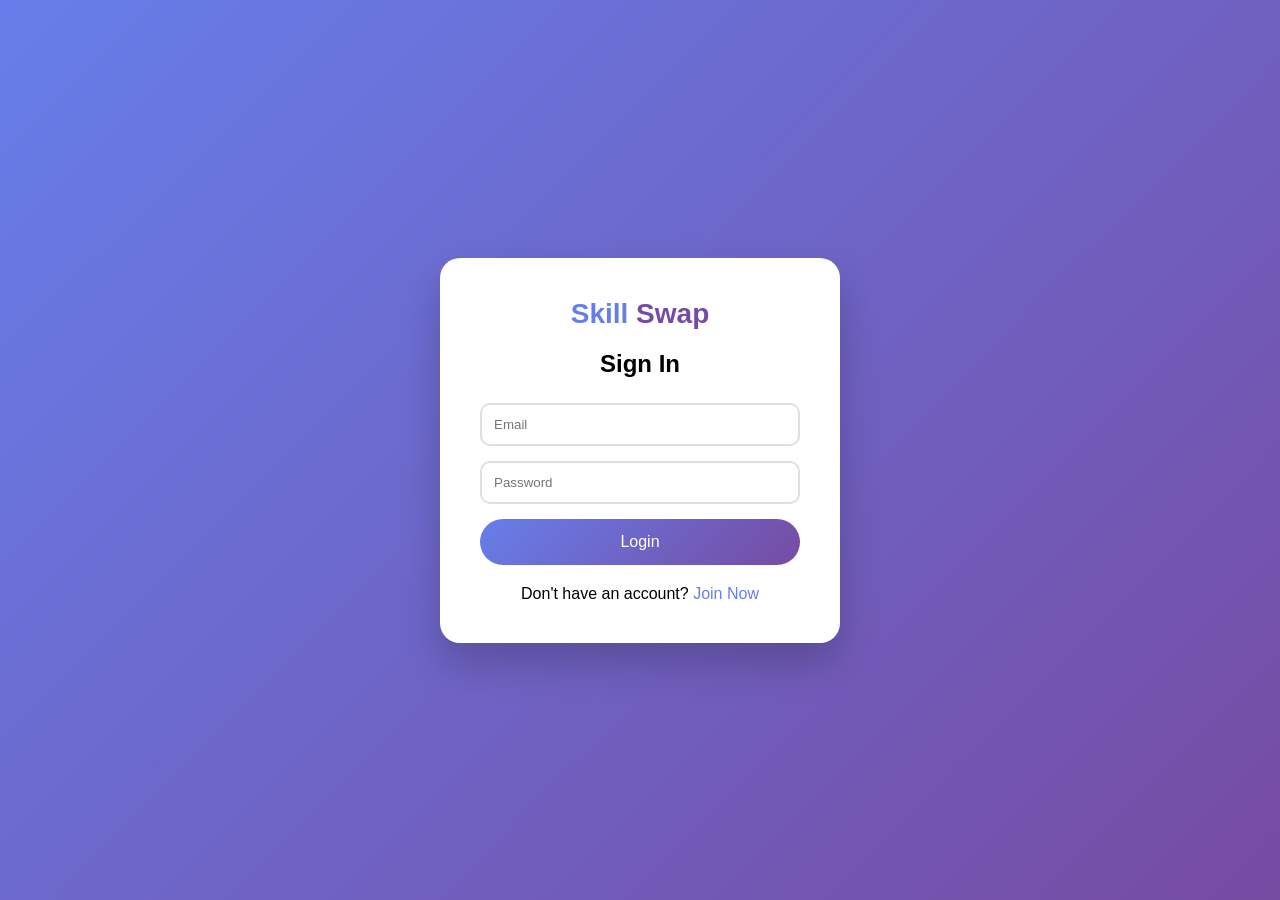
<file: chat.html>
<!DOCTYPE html>
<html lang="en">
<head>
    <meta charset="UTF-8">
    <meta name="viewport" content="width=device-width, initial-scale=1.0">
    <title>Messages - Skill Swap</title>
    <style>
        * { margin: 0; padding: 0; box-sizing: border-box; }
        body { font-family: 'Segoe UI', Tahoma, Geneva, Verdana, sans-serif; background: #f0f2f5; }
        .header {
            background: white;
            padding: 15px 40px;
            display: flex;
            justify-content: space-between;
            align-items: center;
            box-shadow: 0 2px 10px rgba(0,0,0,0.1);
            flex-wrap: wrap;
        }
        .logo { font-size: 24px; font-weight: bold; }
        .logo span:first-child { color: #667eea; }
        .logo span:last-child { color: #764ba2; }
        .nav a { margin-left: 25px; text-decoration: none; color: #555; }
        .logout-btn { background: #dc3545; color: white !important; padding: 8px 20px; border-radius: 25px; }
        .container { max-width: 1000px; margin: 0 auto; padding: 20px; }
        
        .messages-list {
            background: white;
            border-radius: 15px;
            overflow: hidden;
            box-shadow: 0 2px 10px rgba(0,0,0,0.05);
        }
        .message-item {
            padding: 20px;
            border-bottom: 1px solid #e0e0e0;
            cursor: pointer;
            transition: background 0.3s;
            display: flex;
            gap: 15px;
            align-items: center;
        }
        .message-item:hover { background: #f8f9fa; }
        .message-avatar {
            width: 50px;
            height: 50px;
            background: linear-gradient(135deg, #667eea, #764ba2);
            border-radius: 50%;
            display: flex;
            align-items: center;
            justify-content: center;
            color: white;
            font-size: 20px;
            font-weight: bold;
        }
        .message-content { flex: 1; }
        .message-sender { font-weight: bold; color: #333; }
        .message-preview { font-size: 13px; color: #888; margin-top: 5px; }
        .message-time { font-size: 11px; color: #aaa; margin-top: 3px; }
        .unread-badge {
            background: #dc3545;
            color: white;
            border-radius: 50%;
            padding: 2px 8px;
            font-size: 12px;
        }
        
        .chat-view {
            background: white;
            border-radius: 15px;
            display: flex;
            flex-direction: column;
            height: 70vh;
        }
        .chat-header {
            padding: 20px;
            border-bottom: 1px solid #e0e0e0;
            display: flex;
            align-items: center;
            gap: 15px;
        }
        .back-btn {
            background: none;
            border: none;
            font-size: 20px;
            cursor: pointer;
            color: #667eea;
        }
        .chat-messages {
            flex: 1;
            overflow-y: auto;
            padding: 20px;
            display: flex;
            flex-direction: column;
            gap: 10px;
        }
        .message-bubble {
            max-width: 70%;
            padding: 10px 15px;
            border-radius: 18px;
        }
        .message-sent {
            background: linear-gradient(135deg, #667eea, #764ba2);
            color: white;
            align-self: flex-end;
            border-bottom-right-radius: 5px;
        }
        .message-received {
            background: #f0f2f5;
            color: #333;
            align-self: flex-start;
            border-bottom-left-radius: 5px;
        }
        .chat-input-area {
            padding: 20px;
            border-top: 1px solid #e0e0e0;
            display: flex;
            gap: 10px;
        }
        .chat-input {
            flex: 1;
            padding: 12px;
            border: 2px solid #e0e0e0;
            border-radius: 25px;
            outline: none;
        }
        .send-btn {
            background: linear-gradient(135deg, #667eea, #764ba2);
            color: white;
            border: none;
            padding: 12px 25px;
            border-radius: 25px;
            cursor: pointer;
        }
        .empty-state {
            text-align: center;
            padding: 50px;
            color: #888;
        }
        @media (max-width: 600px) {
            .header { flex-direction: column; gap: 15px; text-align: center; }
            .nav a { margin: 0 10px; }
        }
    </style>
</head>
<body>
    <div class="header">
        <div class="logo"><span>Skill</span> <span>Swap</span></div>
        <div class="nav">
            <a href="index.html">Home</a>
            <a href="search.html">Search</a>
            <a href="dashboard.html">Dashboard</a>
            <a href="chat.html">Messages</a>
            <a href="#" id="logoutBtn" class="logout-btn">Logout</a>
        </div>
    </div>

    <div class="container">
        <div id="messagesListView">
            <div class="messages-list" id="messagesList"></div>
        </div>

        <div id="chatView" style="display: none;">
            <div class="chat-view">
                <div class="chat-header">
                    <button class="back-btn" onclick="backToMessages()">← Back</button>
                    <div class="message-avatar" id="chatAvatar">?</div>
                    <div>
                        <div id="chatUserName" style="font-weight: bold;"></div>
                        <div style="font-size: 12px; color: #888;">Online</div>
                    </div>
                </div>
                <div class="chat-messages" id="chatMessages"></div>
                <div class="chat-input-area">
                    <input type="text" id="messageInput" class="chat-input" placeholder="Type a message..." onkeypress="if(event.key==='Enter') sendChatMessage()">
                    <button class="send-btn" onclick="sendChatMessage()">Send</button>
                </div>
            </div>
        </div>
    </div>

    <script>
        const currentUser = JSON.parse(localStorage.getItem('user'));
        if(!currentUser) window.location.href = 'login.html';

        let selectedUserId = null;
        let allUsers = [];

        async function loadAllUsers() {
            try {
                const response = await fetch(`http://localhost:8002/api/users/${currentUser.id}`);
                const data = await response.json();
                allUsers = data.users || [];
                loadMessagesList();
            } catch(error) {
                console.error('Error loading users:', error);
            }
        }

        async function loadMessagesList() {
            const otherUsers = allUsers.filter(u => u.id !== currentUser.id);
            
            const conversationsWithUsers = [];
            
            for(let user of otherUsers) {
                try {
                    const response = await fetch(`http://localhost:8002/api/messages/${currentUser.id}/${user.id}`);
                    const data = await response.json();
                    const msgs = data.messages || [];
                    
                    if(msgs.length > 0) {
                        const lastMsg = msgs[msgs.length - 1];
                        const unread = msgs.filter(m => m.from_user === user.id && !m.is_read).length;
                        conversationsWithUsers.push({
                            user: user,
                            lastMessage: lastMsg.message,
                            lastTime: lastMsg.created_at,
                            unread: unread
                        });
                    }
                } catch(e) { console.error(e); }
            }
            
            otherUsers.forEach(user => {
                if(!conversationsWithUsers.find(c => c.user.id === user.id)) {
                    conversationsWithUsers.push({
                        user: user,
                        lastMessage: 'No messages yet',
                        lastTime: '',
                        unread: 0
                    });
                }
            });
            
            conversationsWithUsers.sort((a, b) => (b.lastTime || '').localeCompare(a.lastTime || ''));
            
            const container = document.getElementById('messagesList');
            if(conversationsWithUsers.length === 0) {
                container.innerHTML = '<div class="empty-state">No conversations yet. Go to Search to find people!</div>';
                return;
            }
            
            container.innerHTML = conversationsWithUsers.map(conv => `
                <div class="message-item" onclick="openChat(${conv.user.id})">
                    <div class="message-avatar">${conv.user.name.charAt(0).toUpperCase()}</div>
                    <div class="message-content">
                        <div class="message-sender">${conv.user.name}</div>
                        <div class="message-preview">${conv.lastMessage.substring(0, 50)}${conv.lastMessage.length > 50 ? '...' : ''}</div>
                        <div class="message-time">${conv.lastTime ? new Date(conv.lastTime).toLocaleString() : ''}</div>
                    </div>
                    ${conv.unread > 0 ? `<div class="unread-badge">${conv.unread}</div>` : ''}
                </div>
            `).join('');
        }

        async function openChat(userId) {
            selectedUserId = userId;
            const user = allUsers.find(u => u.id === userId);
            
            document.getElementById('messagesListView').style.display = 'none';
            document.getElementById('chatView').style.display = 'block';
            document.getElementById('chatUserName').innerText = user.name;
            document.getElementById('chatAvatar').innerText = user.name.charAt(0).toUpperCase();
            
            await loadChatMessages();
        }

        async function loadChatMessages() {
            if(!selectedUserId) return;
            
            try {
                const response = await fetch(`http://localhost:8002/api/messages/${currentUser.id}/${selectedUserId}`);
                const data = await response.json();
                const msgs = data.messages || [];
                
                const container = document.getElementById('chatMessages');
                if(msgs.length === 0) {
                    container.innerHTML = '<div class="empty-state">💬 No messages yet. Send a message to start the conversation!</div>';
                    return;
                }
                
                container.innerHTML = msgs.map(msg => `
                    <div class="message-bubble ${msg.from_user === currentUser.id ? 'message-sent' : 'message-received'}">
                        ${msg.message}
                        <div style="font-size: 10px; margin-top: 5px; opacity: 0.7;">${new Date(msg.created_at).toLocaleTimeString()}</div>
                    </div>
                `).join('');
                
                container.scrollTop = container.scrollHeight;
            } catch(error) {
                console.error('Error loading messages:', error);
            }
        }

        async function sendChatMessage() {
            const input = document.getElementById('messageInput');
            const text = input.value.trim();
            
            if(!text || !selectedUserId) return;
            
            try {
                const response = await fetch(`http://localhost:8002/api/messages/${currentUser.id}`, {
                    method: 'POST',
                    headers: { 'Content-Type': 'application/json' },
                    body: JSON.stringify({ to_user: selectedUserId, message: text })
                });
                
                if(response.ok) {
                    input.value = '';
                    await loadChatMessages();
                    loadMessagesList();
                }
            } catch(error) {
                console.error('Error sending message:', error);
            }
        }

        function backToMessages() {
            selectedUserId = null;
            document.getElementById('messagesListView').style.display = 'block';
            document.getElementById('chatView').style.display = 'none';
            loadMessagesList();
        }

        document.getElementById('logoutBtn').addEventListener('click', function(e) {
            e.preventDefault();
            localStorage.removeItem('user');
            window.location.href = 'index.html';
        });

        const urlParams = new URLSearchParams(window.location.search);
        const autoOpenId = parseInt(urlParams.get('user'));
        
        loadAllUsers();
        
        if(autoOpenId) {
            setTimeout(() => openChat(autoOpenId), 1000);
        }
        
        setInterval(() => {
            if(selectedUserId) loadChatMessages();
            loadMessagesList();
        }, 3000);
    </script>
</body>
</html>
</file>
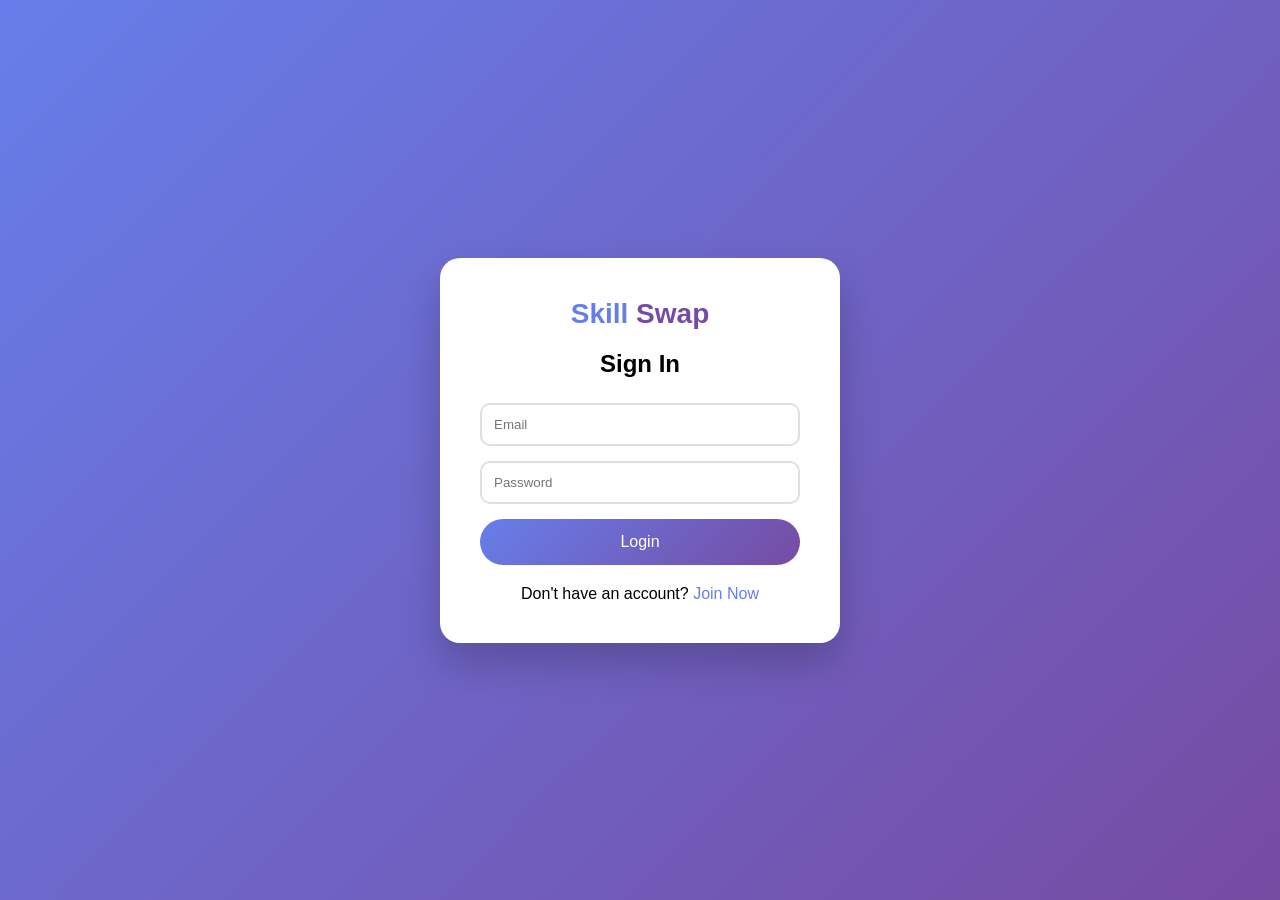
<file: dashboard.html>
<!DOCTYPE html>
<html lang="en">
<head>
    <meta charset="UTF-8">
    <meta name="viewport" content="width=device-width, initial-scale=1.0">
    <title>Dashboard - Skill Swap</title>
    <style>
        * { margin: 0; padding: 0; box-sizing: border-box; }
        body { font-family: 'Segoe UI', Tahoma, Geneva, Verdana, sans-serif; background: #f0f2f5; }
        .header {
            background: white;
            padding: 15px 40px;
            display: flex;
            justify-content: space-between;
            align-items: center;
            flex-wrap: wrap;
        }
        .logo { font-size: 24px; font-weight: bold; }
        .logo span:first-child { color: #667eea; }
        .logo span:last-child { color: #764ba2; }
        .nav a { margin-left: 25px; text-decoration: none; color: #555; }
        .logout-btn { background: #dc3545; color: white !important; padding: 8px 20px; border-radius: 25px; }
        .container { max-width: 1200px; margin: 0 auto; padding: 30px; }
        .welcome-card {
            background: linear-gradient(135deg, #667eea, #764ba2);
            color: white;
            padding: 40px;
            border-radius: 20px;
            margin-bottom: 30px;
        }
        .stats-grid {
            display: grid;
            grid-template-columns: repeat(auto-fit, minmax(200px, 1fr));
            gap: 20px;
            margin-bottom: 30px;
        }
        .stat-card {
            background: white;
            padding: 25px;
            border-radius: 15px;
            text-align: center;
        }
        .stat-number { font-size: 36px; font-weight: bold; color: #667eea; }
        .main-grid {
            display: grid;
            grid-template-columns: 1fr 1fr;
            gap: 25px;
        }
        .card {
            background: white;
            border-radius: 15px;
            padding: 25px;
        }
        .card h3 { margin-bottom: 20px; color: #667eea; }
        .skill-tag {
            display: inline-block;
            background: #e0e7ff;
            padding: 8px 16px;
            border-radius: 25px;
            margin: 5px;
            color: #667eea;
        }
        .btn-add {
            background: #667eea;
            color: white;
            border: none;
            padding: 8px 20px;
            border-radius: 25px;
            cursor: pointer;
            margin-top: 15px;
        }
        .empty-message { color: #888; padding: 15px 0; text-align: center; }
        @media (max-width: 768px) { .main-grid { grid-template-columns: 1fr; } .header { flex-direction: column; gap: 15px; } }
    </style>
</head>
<body>
    <div class="header">
        <div class="logo"><span>Skill</span> <span>Swap</span></div>
        <div class="nav">
            <a href="index.html">Home</a>
            <a href="search.html">Search</a>
            <a href="dashboard.html">Dashboard</a>
            <a href="chat.html">Messages</a>
            <a href="#" id="logoutBtn" class="logout-btn">Logout</a>
        </div>
    </div>

    <div class="container">
        <div class="welcome-card"><h1 id="welcomeMessage">Welcome back! 👋</h1></div>
        <div class="stats-grid">
            <div class="stat-card"><div class="stat-number" id="learnCount">0</div><div>Skills to Learn</div></div>
            <div class="stat-card"><div class="stat-number" id="teachCount">0</div><div>Skills to Teach</div></div>
        </div>
        <div class="main-grid">
            <div class="card"><h3>📚 Skills to Learn</h3><div id="learnSkillsList"><div class="empty-message">No skills added</div></div><button class="btn-add" onclick="addSkill('learn')">+ Add Skill</button></div>
            <div class="card"><h3>🎓 Skills to Teach</h3><div id="teachSkillsList"><div class="empty-message">No skills added</div></div><button class="btn-add" onclick="addSkill('teach')">+ Add Skill</button></div>
        </div>
    </div>

    <script>
        const user = JSON.parse(localStorage.getItem('user'));
        if(!user) window.location.href = 'login.html';
        document.getElementById('welcomeMessage').innerHTML = `Welcome ${user.name}! 👋`;

        let learnSkills = [];
        let teachSkills = [];

        async function loadSkills() {
            try {
                const response = await fetch(`http://localhost:8002/api/skills/${user.id}`);
                const data = await response.json();
                learnSkills = data.skills.filter(s => s.skill_type === 'learn').map(s => s.skill_name);
                teachSkills = data.skills.filter(s => s.skill_type === 'teach').map(s => s.skill_name);
                displaySkills();
            } catch(error) {
                console.error('Error loading skills:', error);
            }
        }

        function displaySkills() {
            const learnContainer = document.getElementById('learnSkillsList');
            if(learnSkills.length === 0) learnContainer.innerHTML = '<div class="empty-message">No skills added</div>';
            else learnContainer.innerHTML = learnSkills.map(s => `<span class="skill-tag">${s}</span>`).join('');
            document.getElementById('learnCount').innerText = learnSkills.length;

            const teachContainer = document.getElementById('teachSkillsList');
            if(teachSkills.length === 0) teachContainer.innerHTML = '<div class="empty-message">No skills added</div>';
            else teachContainer.innerHTML = teachSkills.map(s => `<span class="skill-tag">${s}</span>`).join('');
            document.getElementById('teachCount').innerText = teachSkills.length;
        }

        window.addSkill = async function(type) {
            const skill = prompt(`Enter skill to ${type === 'learn' ? 'learn' : 'teach'}:`);
            if(skill && skill.trim()) {
                try {
                    const response = await fetch(`http://localhost:8002/api/skills/${user.id}`, {
                        method: 'POST',
                        headers: { 'Content-Type': 'application/json' },
                        body: JSON.stringify({ skill_name: skill.trim(), skill_type: type })
                    });
                    if(response.ok) {
                        if(type === 'learn') learnSkills.push(skill.trim());
                        else teachSkills.push(skill.trim());
                        displaySkills();
                    }
                } catch(error) {
                    console.error('Error adding skill:', error);
                }
            }
        };

        document.getElementById('logoutBtn').addEventListener('click', function(e) {
            e.preventDefault();
            localStorage.removeItem('user');
            window.location.href = 'index.html';
        });

        loadSkills();
    </script>
</body>
</html>
</file>
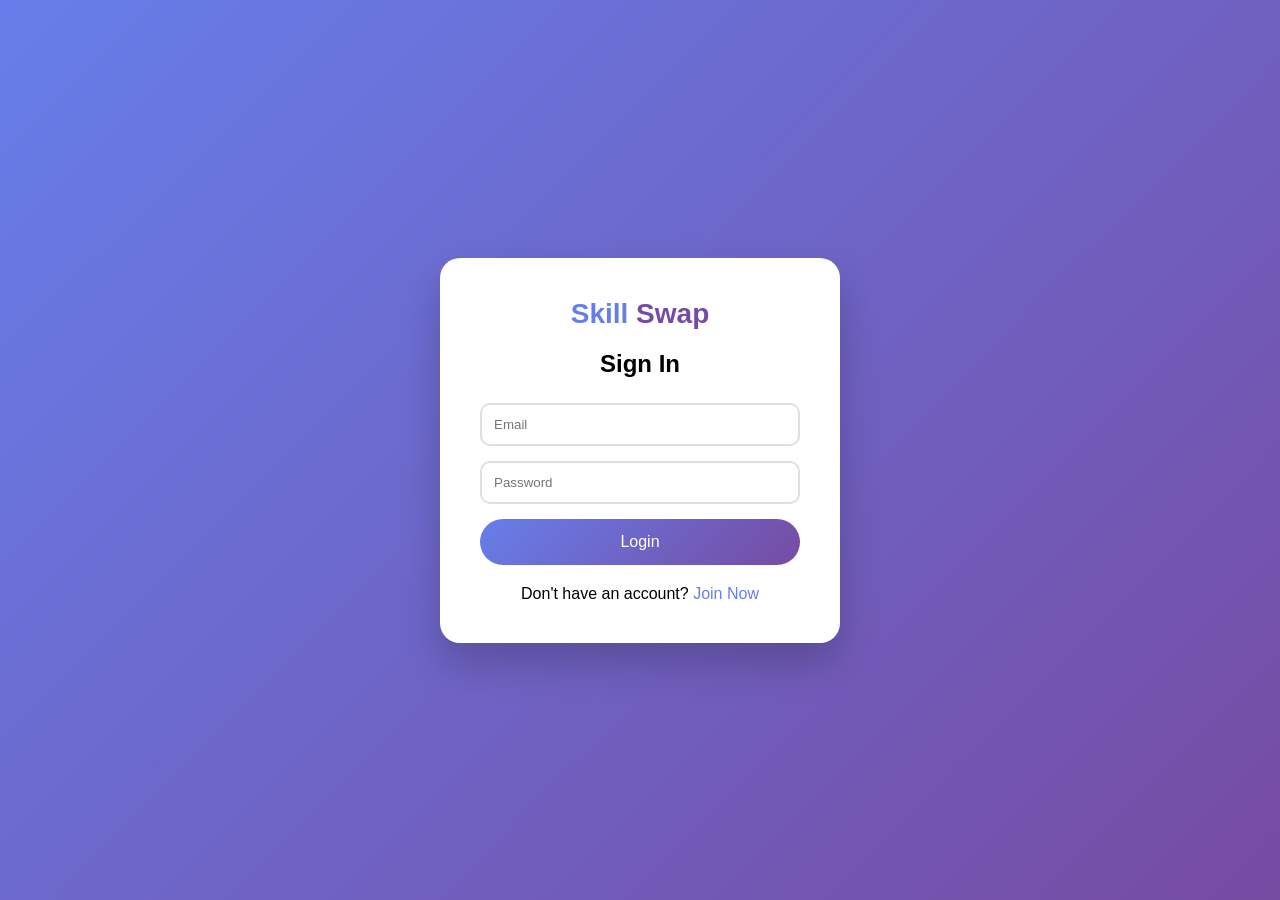
<file: login.html>
<!DOCTYPE html>
<html lang="en">
<head>
    <meta charset="UTF-8">
    <meta name="viewport" content="width=device-width, initial-scale=1.0">
    <title>Login - Skill Swap</title>
    <style>
        * { margin: 0; padding: 0; box-sizing: border-box; }
        body {
            font-family: 'Segoe UI', Tahoma, Geneva, Verdana, sans-serif;
            background: linear-gradient(135deg, #667eea 0%, #764ba2 100%);
            min-height: 100vh;
            display: flex;
            justify-content: center;
            align-items: center;
        }
        .login-card {
            background: white;
            border-radius: 20px;
            padding: 40px;
            width: 400px;
            box-shadow: 0 20px 40px rgba(0,0,0,0.2);
        }
        .logo { text-align: center; font-size: 28px; font-weight: bold; margin-bottom: 20px; }
        .logo span:first-child { color: #667eea; }
        .logo span:last-child { color: #764ba2; }
        h2 { text-align: center; margin-bottom: 25px; }
        .input-group { margin-bottom: 15px; }
        .input-group input {
            width: 100%;
            padding: 12px;
            border: 2px solid #e0e0e0;
            border-radius: 10px;
        }
        .btn-login {
            width: 100%;
            padding: 14px;
            background: linear-gradient(135deg, #667eea, #764ba2);
            color: white;
            border: none;
            border-radius: 30px;
            cursor: pointer;
            font-size: 16px;
        }
        .signup-link { text-align: center; margin-top: 20px; }
        .signup-link a { color: #667eea; text-decoration: none; }
        .error { background: #fee; color: #dc3545; padding: 10px; border-radius: 8px; margin-bottom: 15px; display: none; }
    </style>
</head>
<body>
    <div class="login-card">
        <div class="logo"><span>Skill</span> <span>Swap</span></div>
        <h2>Sign In</h2>
        <div id="errorMsg" class="error"></div>
        <form id="loginForm">
            <div class="input-group"><input type="email" id="email" placeholder="Email" required></div>
            <div class="input-group"><input type="password" id="password" placeholder="Password" required></div>
            <button type="submit" class="btn-login">Login</button>
        </form>
        <div class="signup-link">Don't have an account? <a href="register.html">Join Now</a></div>
    </div>

    <script>
        document.getElementById('loginForm').addEventListener('submit', async function(e) {
            e.preventDefault();
            
            const email = document.getElementById('email').value;
            const password = document.getElementById('password').value;
            
            document.getElementById('errorMsg').style.display = 'none';
            
            const submitBtn = document.querySelector('.btn-login');
            submitBtn.textContent = 'Logging in...';
            submitBtn.disabled = true;
            
            try {
                const response = await fetch('http://localhost:8002/api/login', {
                    method: 'POST',
                    headers: { 'Content-Type': 'application/json' },
                    body: JSON.stringify({ email: email, password: password })
                });
                
                const result = await response.json();
                
                if(response.ok) {
                    localStorage.setItem('user', JSON.stringify(result.user));
                    window.location.href = 'dashboard.html';
                } else {
                    showError(result.detail || 'Invalid email or password');
                    submitBtn.textContent = 'Login';
                    submitBtn.disabled = false;
                }
            } catch(error) {
                showError('Cannot connect to server');
                submitBtn.textContent = 'Login';
                submitBtn.disabled = false;
            }
        });
        
        function showError(message) {
            const errorDiv = document.getElementById('errorMsg');
            errorDiv.textContent = message;
            errorDiv.style.display = 'block';
            setTimeout(() => { errorDiv.style.display = 'none'; }, 5000);
        }
    </script>
</body>
</html>
</file>
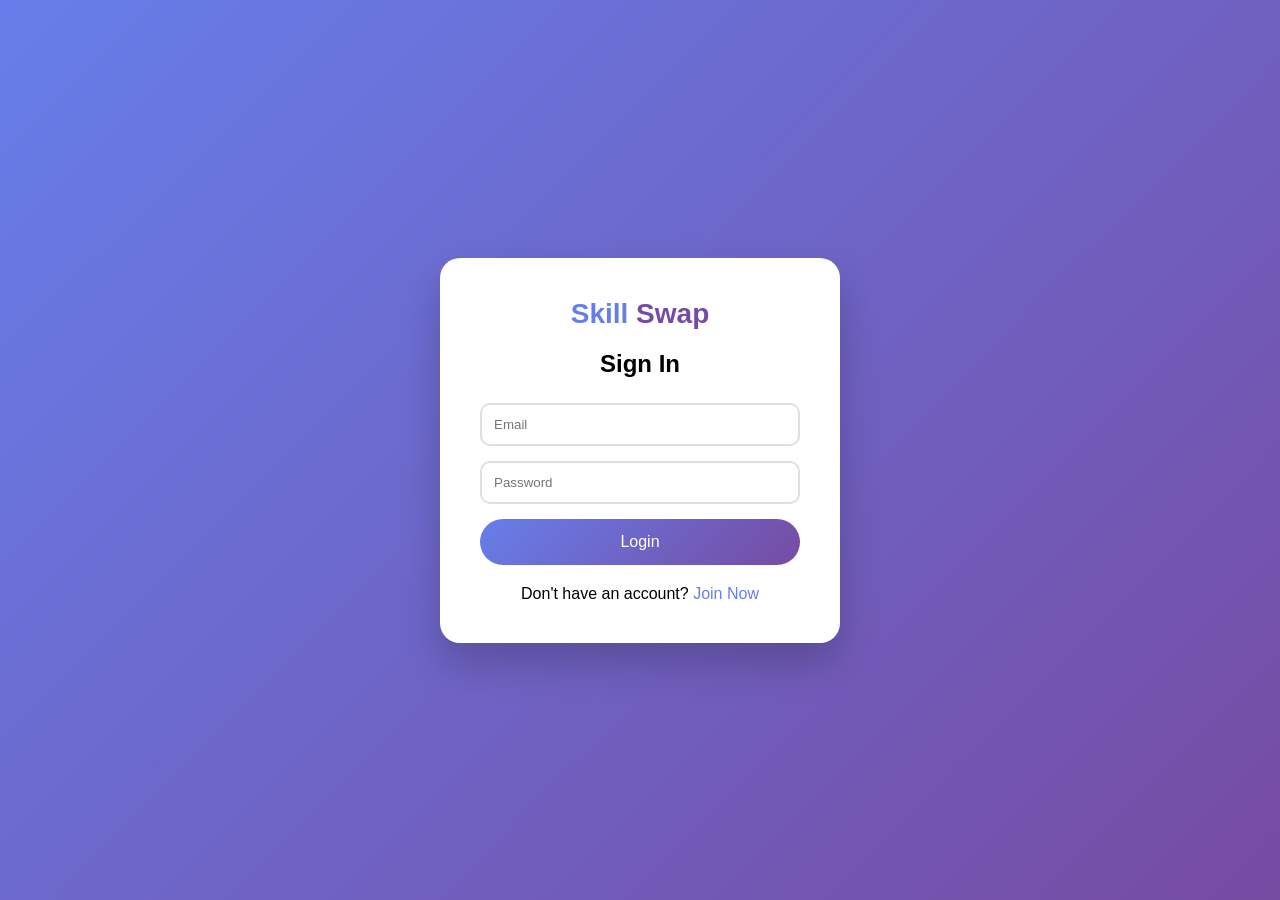
<file: profile.html>
<!DOCTYPE html>
<html lang="en">
<head>
    <meta charset="UTF-8">
    <meta name="viewport" content="width=device-width, initial-scale=1.0">
    <title>Profile - Skill Swap</title>
    <style>
        * { margin: 0; padding: 0; box-sizing: border-box; }
        body { font-family: 'Segoe UI', Tahoma, Geneva, Verdana, sans-serif; background: #f0f2f5; }
        .header {
            background: white;
            padding: 15px 40px;
            display: flex;
            justify-content: space-between;
            align-items: center;
        }
        .logo { font-size: 24px; font-weight: bold; }
        .logo span:first-child { color: #667eea; }
        .logo span:last-child { color: #764ba2; }
        .nav a { margin-left: 25px; text-decoration: none; color: #555; }
        .container { max-width: 800px; margin: 0 auto; padding: 30px; }
        .profile-card {
            background: white;
            border-radius: 20px;
            padding: 30px;
        }
        .profile-header {
            display: flex;
            align-items: center;
            gap: 25px;
            margin-bottom: 30px;
        }
        .avatar {
            width: 100px;
            height: 100px;
            background: linear-gradient(135deg, #667eea, #764ba2);
            border-radius: 50%;
            display: flex;
            align-items: center;
            justify-content: center;
            color: white;
            font-size: 48px;
            font-weight: bold;
        }
        .skill-section { margin-top: 25px; }
        .skill-section h3 { color: #667eea; margin-bottom: 15px; }
        .skill-tag {
            display: inline-block;
            background: #e0e7ff;
            padding: 8px 16px;
            border-radius: 25px;
            margin: 5px;
            color: #667eea;
        }
        .back-btn {
            background: #6c757d;
            color: white;
            border: none;
            padding: 10px 20px;
            border-radius: 25px;
            cursor: pointer;
            margin-bottom: 20px;
        }
        .contact-btn {
            background: linear-gradient(135deg, #667eea, #764ba2);
            color: white;
            border: none;
            padding: 12px;
            border-radius: 25px;
            cursor: pointer;
            width: 100%;
            margin-top: 20px;
        }
    </style>
</head>
<body>
    <div class="header">
        <div class="logo"><span>Skill</span> <span>Swap</span></div>
        <div class="nav">
            <a href="index.html">Home</a>
            <a href="search.html">Search</a>
            <a href="dashboard.html">Dashboard</a>
        </div>
    </div>

    <div class="container">
        <button class="back-btn" onclick="window.location.href='search.html'">← Back</button>
        <div class="profile-card" id="profileContent">
            <div style="text-align:center;padding:50px;">Loading profile...</div>
        </div>
    </div>

    <script>
        const currentUser = JSON.parse(localStorage.getItem('user'));
        if(!currentUser) window.location.href = 'login.html';

        const urlParams = new URLSearchParams(window.location.search);
        const userId = parseInt(urlParams.get('id'));

        async function loadProfile() {
            try {
                const response = await fetch('http://localhost:8002/api/users/' + currentUser.id);
                const users = await response.json();
                const profileUser = users.users.find(u => u.id === userId);
                
                const skillsResponse = await fetch('http://localhost:8002/api/skills/' + userId);
                const skillsData = await skillsResponse.json();
                const skills = skillsData.skills || [];
                
                const teachSkills = skills.filter(s => s.skill_type === 'teach');
                const learnSkills = skills.filter(s => s.skill_type === 'learn');
                
                document.getElementById('profileContent').innerHTML = `
                    <div class="profile-header">
                        <div class="avatar">${profileUser.name.charAt(0)}</div>
                        <div>
                            <h2>${profileUser.name}</h2>
                            <p>📧 ${profileUser.email}</p>
                            <p>⭐ ${profileUser.rating || 0}/5</p>
                        </div>
                    </div>
                    <div class="skill-section">
                        <h3>🎓 Skills I Can Teach</h3>
                        ${teachSkills.length === 0 ? '<p>No skills listed</p>' : teachSkills.map(s => `<span class="skill-tag">${s.skill_name}</span>`).join('')}
                    </div>
                    <div class="skill-section">
                        <h3>📚 Skills I Want to Learn</h3>
                        ${learnSkills.length === 0 ? '<p>No skills listed</p>' : learnSkills.map(s => `<span class="skill-tag">${s.skill_name}</span>`).join('')}
                    </div>
                    <button class="contact-btn" onclick="window.location.href='chat.html?user=${userId}'">💬 Send Message</button>
                `;
            } catch(error) {
                document.getElementById('profileContent').innerHTML = '<div style="text-align:center;padding:50px;">Error loading profile</div>';
            }
        }

        loadProfile();
    </script>
</body>
</html>
</file>
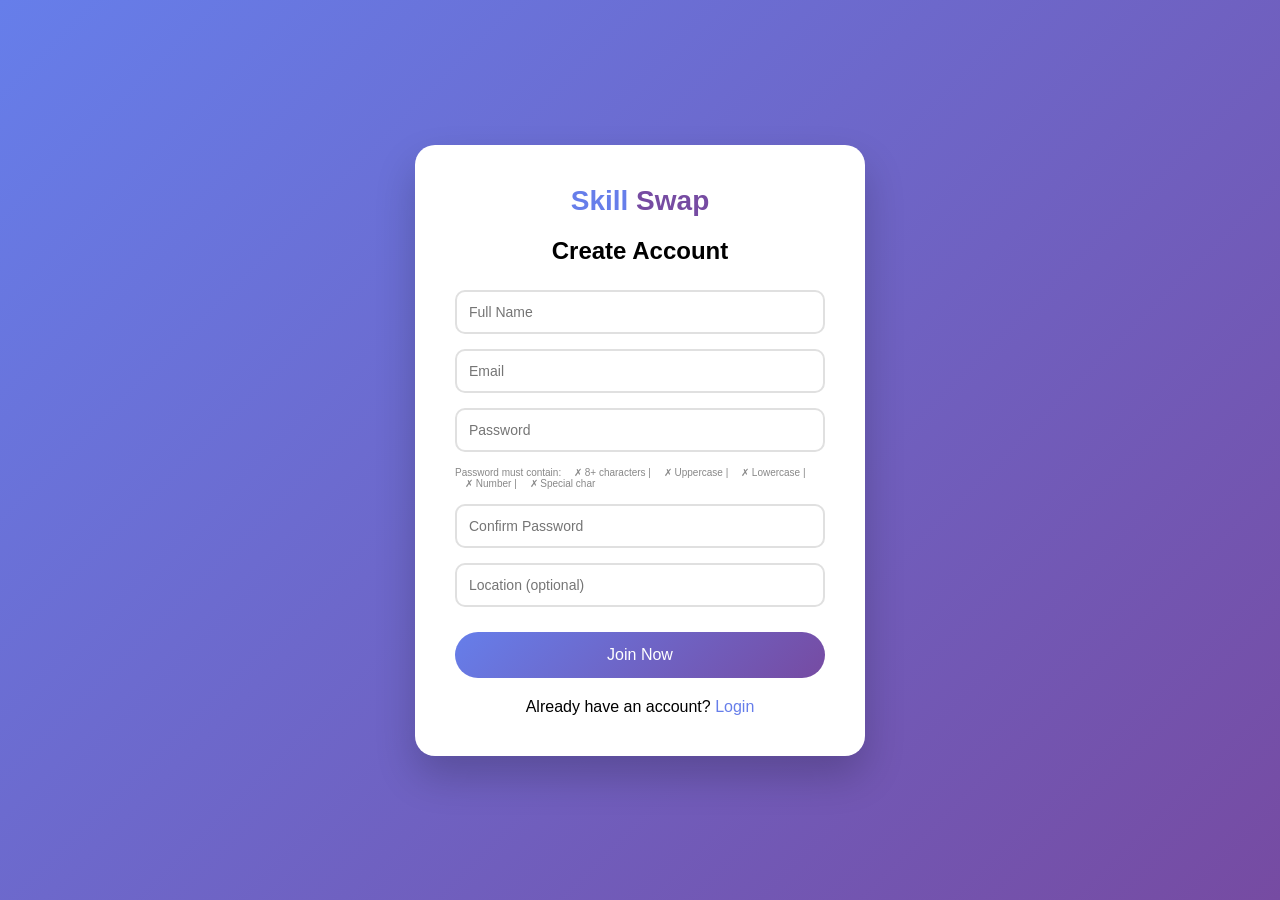
<file: register.html>
<!DOCTYPE html>
<html lang="en">
<head>
    <meta charset="UTF-8">
    <meta name="viewport" content="width=device-width, initial-scale=1.0">
    <title>Register - Skill Swap</title>
    <style>
        * { margin: 0; padding: 0; box-sizing: border-box; }
        body {
            font-family: 'Segoe UI', Tahoma, Geneva, Verdana, sans-serif;
            background: linear-gradient(135deg, #667eea 0%, #764ba2 100%);
            min-height: 100vh;
            display: flex;
            justify-content: center;
            align-items: center;
        }
        .register-card {
            background: white;
            border-radius: 20px;
            padding: 40px;
            width: 450px;
            box-shadow: 0 20px 40px rgba(0,0,0,0.2);
        }
        .logo { text-align: center; font-size: 28px; font-weight: bold; margin-bottom: 20px; }
        .logo span:first-child { color: #667eea; }
        .logo span:last-child { color: #764ba2; }
        h2 { text-align: center; margin-bottom: 25px; }
        .input-group { margin-bottom: 15px; }
        .input-group input {
            width: 100%;
            padding: 12px;
            border: 2px solid #e0e0e0;
            border-radius: 10px;
            font-size: 14px;
        }
        .btn-register {
            width: 100%;
            padding: 14px;
            background: linear-gradient(135deg, #667eea, #764ba2);
            color: white;
            border: none;
            border-radius: 30px;
            font-size: 16px;
            cursor: pointer;
            margin-top: 10px;
        }
        .login-link { text-align: center; margin-top: 20px; }
        .login-link a { color: #667eea; text-decoration: none; }
        .error { background: #fee; color: #dc3545; padding: 10px; border-radius: 8px; margin-bottom: 15px; display: none; }
        .success { background: #d4edda; color: #28a745; padding: 10px; border-radius: 8px; margin-bottom: 15px; display: none; }
        /* Password requirements styling */
.password-requirements {
    margin-bottom: 15px;
    font-size: 12px;
}
.password-requirements small {
    display: block;
    margin-top: 5px;
    color: #888;
}
.password-requirements span {
    margin-left: 10px;
}
.requirement-met {
    color: #28a745 !important;
}
.requirement-unmet {
    color: #888 !important;
}
    </style>
</head>
<body>
    <div class="register-card">
        <div class="logo"><span>Skill</span> <span>Swap</span></div>
        <h2>Create Account</h2>
        <div id="errorMsg" class="error"></div>
        <div id="successMsg" class="success"></div>
        <form id="registerForm">
            <div class="input-group"><input type="text" id="fullname" placeholder="Full Name" required></div>
            <div class="input-group"><input type="email" id="email" placeholder="Email" required></div>
            <div class="input-group">
    <input type="password" id="password" placeholder="Password" required onkeyup="updatePasswordRequirements(this.value)">
</div>
<div class="password-requirements" id="passwordRequirements">
    <small>
        Password must contain:
        <span id="reqLength">✗ 8+ characters</span> |
        <span id="reqUpper">✗ Uppercase</span> |
        <span id="reqLower">✗ Lowercase</span> |
        <span id="reqNumber">✗ Number</span> |
        <span id="reqSpecial">✗ Special char (!@#$%^&*)</span>
    </small>
</div>
            <div class="input-group"><input type="password" id="confirm_password" placeholder="Confirm Password" required></div>
            <div class="input-group"><input type="text" id="location" placeholder="Location (optional)"></div>
            <button type="submit" class="btn-register">Join Now</button>
        </form>
        <div class="login-link">Already have an account? <a href="login.html">Login</a></div>
    </div>

    <script>
        // Initialize password requirements when page loads
document.addEventListener('DOMContentLoaded', function() {
    // Set initial password requirements display
    updatePasswordRequirements('');
});
        document.getElementById('registerForm').addEventListener('submit', async function(e) {
            e.preventDefault();
            
            const fullname = document.getElementById('fullname').value;
            const email = document.getElementById('email').value;
            const password = document.getElementById('password').value;
            const passwordError = validatePassword(password);
if(passwordError) {
    showError(passwordError);
    submitBtn.textContent = 'Join Now';
    submitBtn.disabled = false;
    return;
}
            const confirm = document.getElementById('confirm_password').value;
            const location = document.getElementById('location').value;
            
            document.getElementById('errorMsg').style.display = 'none';
            document.getElementById('successMsg').style.display = 'none';
            
            if(!fullname || !email || !password) {
                showError('Please fill all required fields');
                return;
            }
            
            if(password !== confirm) {
                showError('Passwords do not match');
                return;
            }
            
            if(password.length < 6) {
                showError('Password must be at least 6 characters');
                return;
            }
            
            const submitBtn = document.querySelector('.btn-register');
            submitBtn.textContent = 'Creating account...';
            submitBtn.disabled = true;
            
            try {
                const response = await fetch('http://localhost:8002/api/register', {
                    method: 'POST',
                    headers: { 'Content-Type': 'application/json' },
                    body: JSON.stringify({ name: fullname, email: email, password: password, location: location })
                });
                
                const result = await response.json();
                
                if(response.ok) {
                    document.getElementById('successMsg').textContent = '✅ Account created successfully! Redirecting to login...';
                    document.getElementById('successMsg').style.display = 'block';
                    setTimeout(() => { window.location.href = 'login.html'; }, 2000);
                } else {
                    showError(result.detail || 'Registration failed');
                    submitBtn.textContent = 'Join Now';
                    submitBtn.disabled = false;
                }
            } catch(error) {
                showError('Cannot connect to server. Make sure backend is running: python backend.py');
                submitBtn.textContent = 'Join Now';
                submitBtn.disabled = false;
            }
        });
        
        function showError(message) {
            const errorDiv = document.getElementById('errorMsg');
            errorDiv.textContent = message;
            errorDiv.style.display = 'block';
            setTimeout(() => { errorDiv.style.display = 'none'; }, 5000);
        }
        // ========== PASSWORD VALIDATION FUNCTIONS ==========

function validatePassword(password) {
    const minLength = 8;
    const hasUpperCase = /[A-Z]/.test(password);
    const hasLowerCase = /[a-z]/.test(password);
    const hasNumbers = /\d/.test(password);
    const hasSpecialChar = /[!@#$%^&*(),.?":{}|<>]/.test(password);
    
    if(password.length < minLength) {
        return '❌ Password must be at least 8 characters';
    }
    if(!hasUpperCase) {
        return '❌ Password must contain at least one uppercase letter (A-Z)';
    }
    if(!hasLowerCase) {
        return '❌ Password must contain at least one lowercase letter (a-z)';
    }
    if(!hasNumbers) {
        return '❌ Password must contain at least one number (0-9)';
    }
    if(!hasSpecialChar) {
        return '❌ Password must contain at least one special character (!@#$%^&*)';
    }
    return null;
}

function updatePasswordRequirements(password) {
    const reqLength = document.getElementById('reqLength');
    const reqUpper = document.getElementById('reqUpper');
    const reqLower = document.getElementById('reqLower');
    const reqNumber = document.getElementById('reqNumber');
    const reqSpecial = document.getElementById('reqSpecial');
    
    if(reqLength) {
        reqLength.innerHTML = password.length >= 8 ? '✓ 8+ characters' : '✗ 8+ characters';
        reqLength.style.color = password.length >= 8 ? '#28a745' : '#888';
    }
    if(reqUpper) {
        reqUpper.innerHTML = /[A-Z]/.test(password) ? '✓ Uppercase' : '✗ Uppercase';
        reqUpper.style.color = /[A-Z]/.test(password) ? '#28a745' : '#888';
    }
    if(reqLower) {
        reqLower.innerHTML = /[a-z]/.test(password) ? '✓ Lowercase' : '✗ Lowercase';
        reqLower.style.color = /[a-z]/.test(password) ? '#28a745' : '#888';
    }
    if(reqNumber) {
        reqNumber.innerHTML = /\d/.test(password) ? '✓ Number' : '✗ Number';
        reqNumber.style.color = /\d/.test(password) ? '#28a745' : '#888';
    }
    if(reqSpecial) {
        reqSpecial.innerHTML = /[!@#$%^&*(),.?":{}|<>]/.test(password) ? '✓ Special char' : '✗ Special char';
        reqSpecial.style.color = /[!@#$%^&*(),.?":{}|<>]/.test(password) ? '#28a745' : '#888';
    }
}
    </script>
</body>
</html>
</file>
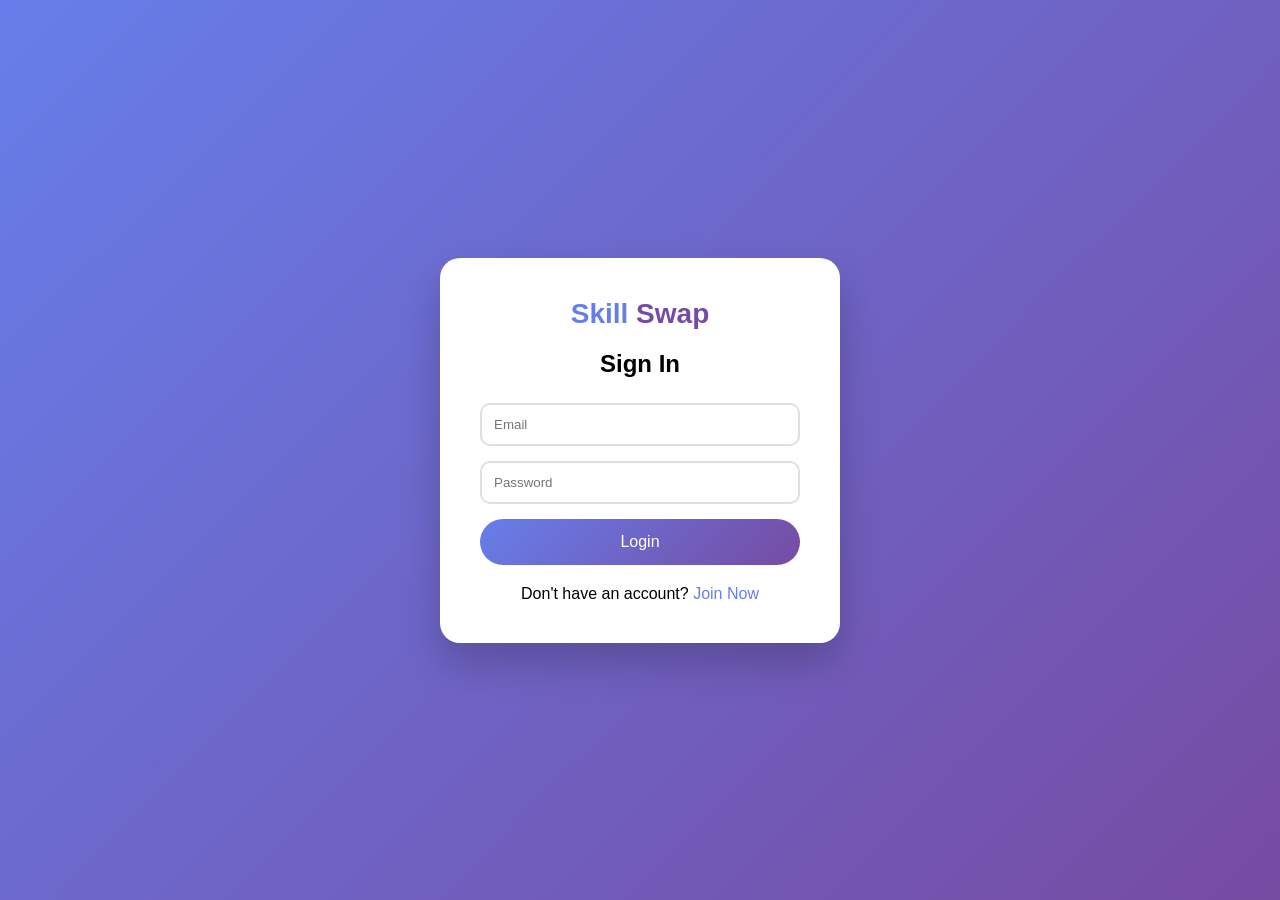
<file: search.html>
<!DOCTYPE html>
<html lang="en">
<head>
    <meta charset="UTF-8">
    <meta name="viewport" content="width=device-width, initial-scale=1.0">
    <title>Search - Skill Swap</title>
    <style>
        * { margin: 0; padding: 0; box-sizing: border-box; }
        body { font-family: 'Segoe UI', Tahoma, Geneva, Verdana, sans-serif; background: #f0f2f5; }
        .header {
            background: white;
            padding: 15px 40px;
            display: flex;
            justify-content: space-between;
            align-items: center;
            box-shadow: 0 2px 10px rgba(0,0,0,0.1);
        }
        .logo { font-size: 24px; font-weight: bold; }
        .logo span:first-child { color: #667eea; }
        .logo span:last-child { color: #764ba2; }
        .nav a { margin-left: 25px; text-decoration: none; color: #555; }
        .logout-btn { background: #dc3545; color: white !important; padding: 8px 20px; border-radius: 25px; }
        .container { max-width: 1200px; margin: 0 auto; padding: 30px; }
        .search-card {
            background: white;
            padding: 25px;
            border-radius: 15px;
            margin-bottom: 30px;
        }
        .search-input {
            width: 100%;
            padding: 12px;
            border: 2px solid #e0e0e0;
            border-radius: 10px;
            font-size: 16px;
        }
        .results-grid {
            display: grid;
            grid-template-columns: repeat(auto-fill, minmax(300px, 1fr));
            gap: 20px;
        }
        .user-card {
            background: white;
            border-radius: 15px;
            padding: 20px;
            box-shadow: 0 2px 10px rgba(0,0,0,0.05);
            cursor: pointer;
            transition: transform 0.3s;
        }
        .user-card:hover { transform: translateY(-5px); }
        .user-name { font-size: 18px; font-weight: bold; color: #667eea; }
        .user-email { font-size: 12px; color: #888; margin: 5px 0; }
        .skill-tag {
            display: inline-block;
            background: #e0e7ff;
            padding: 4px 12px;
            border-radius: 20px;
            font-size: 12px;
            margin: 3px;
        }
        .view-profile-btn {
            background: linear-gradient(135deg, #667eea, #764ba2);
            color: white;
            border: none;
            padding: 10px;
            border-radius: 25px;
            cursor: pointer;
            width: 100%;
            margin-top: 10px;
        }
        @media (max-width: 768px) { .header { flex-direction: column; gap: 15px; } }
    </style>
</head>
<body>
    <div class="header">
        <div class="logo"><span>Skill</span> <span>Swap</span></div>
        <div class="nav">
            <a href="index.html">Home</a>
            <a href="search.html">Search</a>
            <a href="dashboard.html">Dashboard</a>
            <a href="#" id="logoutBtn" class="logout-btn">Logout</a>
        </div>
    </div>

    <div class="container">
        <div class="search-card">
            <input type="text" id="searchInput" class="search-input" placeholder="Search by name or skill..." onkeyup="searchUsers()">
        </div>
        <div id="results" class="results-grid">
            <div style="text-align:center;padding:50px;">Loading users...</div>
        </div>
    </div>

    <script>
        const currentUser = JSON.parse(localStorage.getItem('user'));
        if(!currentUser) window.location.href = 'login.html';

        let allUsers = [];

        async function loadUsers() {
            try {
                const response = await fetch('http://localhost:8002/api/users/' + currentUser.id);
                const data = await response.json();
                allUsers = data.users || [];
                
                // Load skills for each user
                for(let user of allUsers) {
                    const skillsResponse = await fetch('http://localhost:8002/api/skills/' + user.id);
                    const skillsData = await skillsResponse.json();
                    user.skills = skillsData.skills || [];
                }
                
                searchUsers();
            } catch(error) {
                console.error('Error loading users:', error);
                document.getElementById('results').innerHTML = '<div style="text-align:center;padding:50px;">Error loading users. Make sure backend is running.</div>';
            }
        }

        function searchUsers() {
            const query = document.getElementById('searchInput').value.toLowerCase();
            let filtered = [...allUsers];
            
            if(query) {
                filtered = allUsers.filter(user => 
                    user.name.toLowerCase().includes(query) ||
                    (user.skills || []).some(s => s.skill_name.toLowerCase().includes(query))
                );
            }
            
            displayResults(filtered);
        }

        function displayResults(users) {
            const container = document.getElementById('results');
            if(users.length === 0) {
                container.innerHTML = '<div style="text-align:center;padding:50px;">No users found</div>';
                return;
            }
            
            container.innerHTML = users.map(user => `
                <div class="user-card" onclick="viewProfile(${user.id})">
                    <div class="user-name">${user.name}</div>
                    <div class="user-email">${user.email}</div>
                    <div class="user-skills">
                        ${(user.skills || []).slice(0,5).map(s => `<span class="skill-tag">${s.skill_name} (${s.skill_type === 'teach' ? '📖' : '📚'})</span>`).join('')}
                        ${(user.skills || []).length > 5 ? `<span class="skill-tag">+${user.skills.length - 5} more</span>` : ''}
                    </div>
                    <button class="view-profile-btn" onclick="event.stopPropagation(); viewProfile(${user.id})">👤 View Profile</button>
                </div>
            `).join('');
        }

        function viewProfile(userId) {
            window.location.href = `profile.html?id=${userId}`;
        }

        document.getElementById('logoutBtn').addEventListener('click', function(e) {
            e.preventDefault();
            localStorage.removeItem('user');
            window.location.href = 'index.html';
        });

        loadUsers();
    </script>
</body>
</html>
</file>
